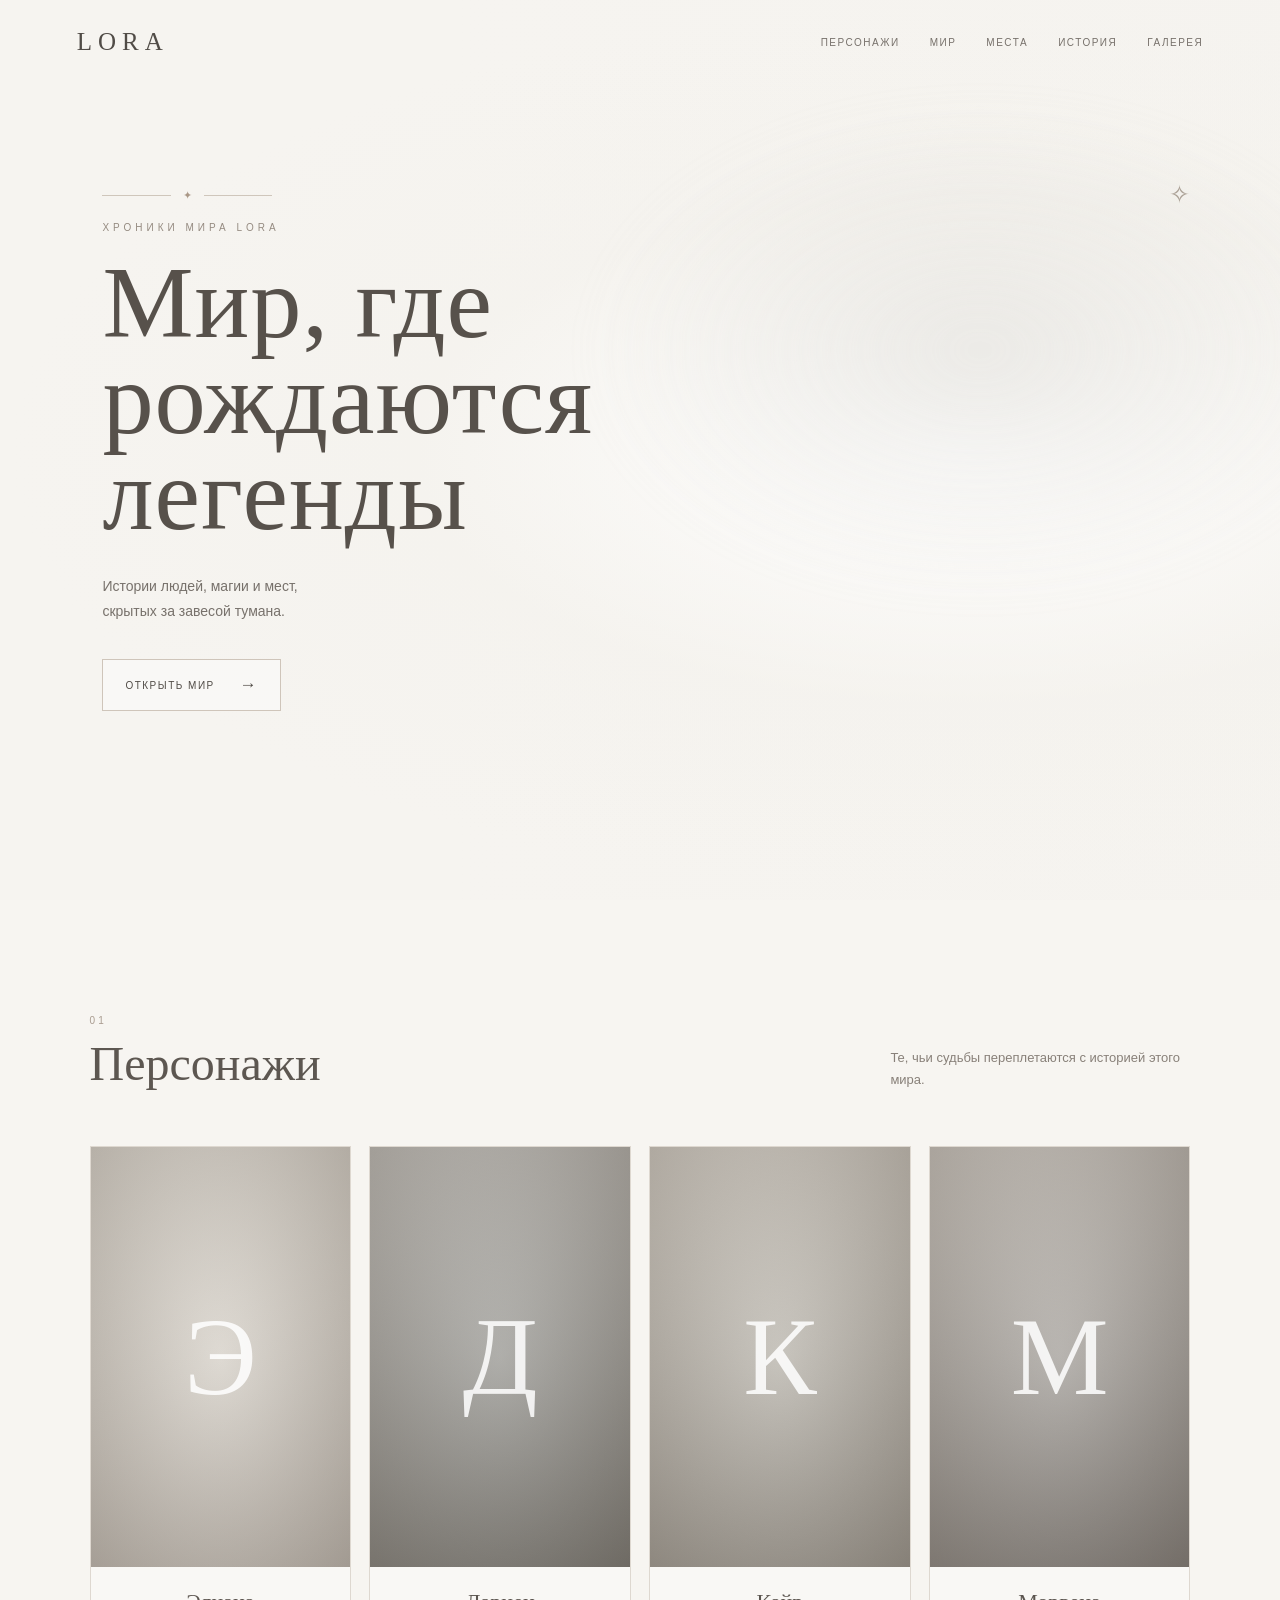
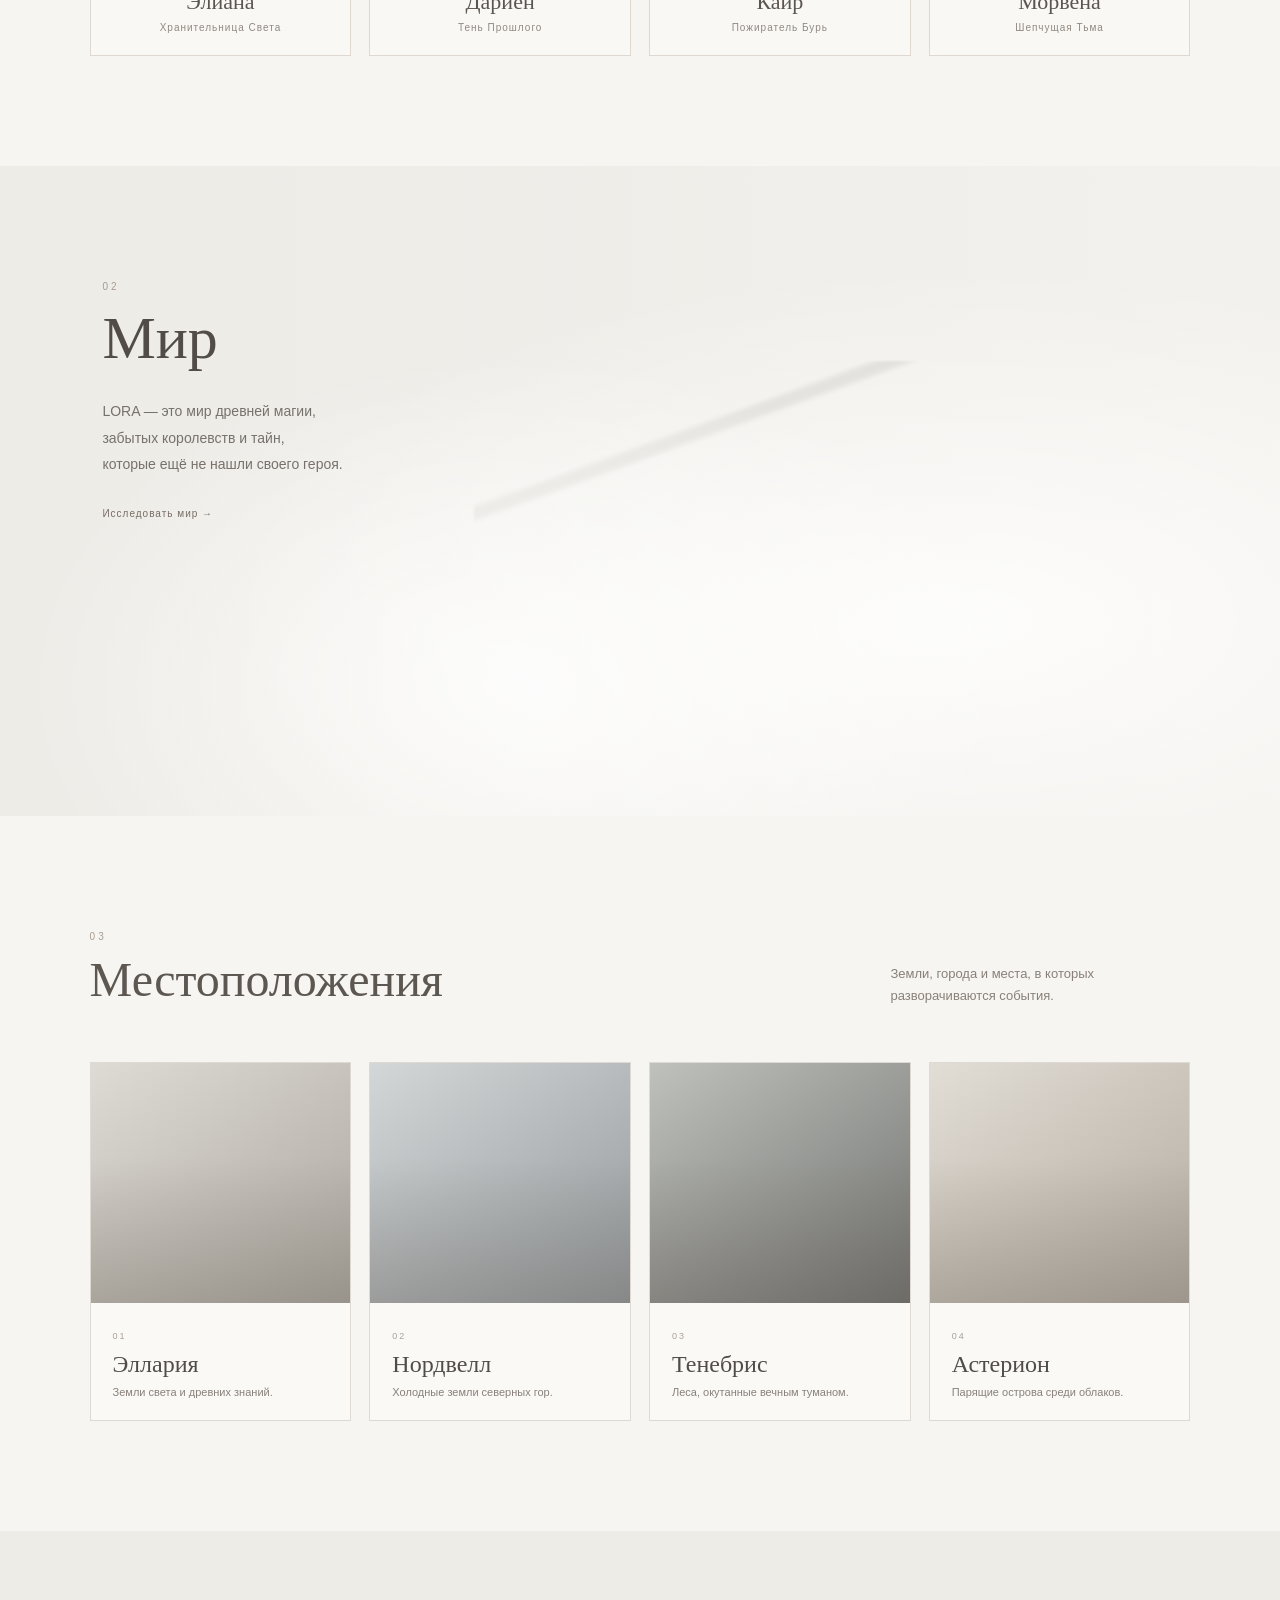
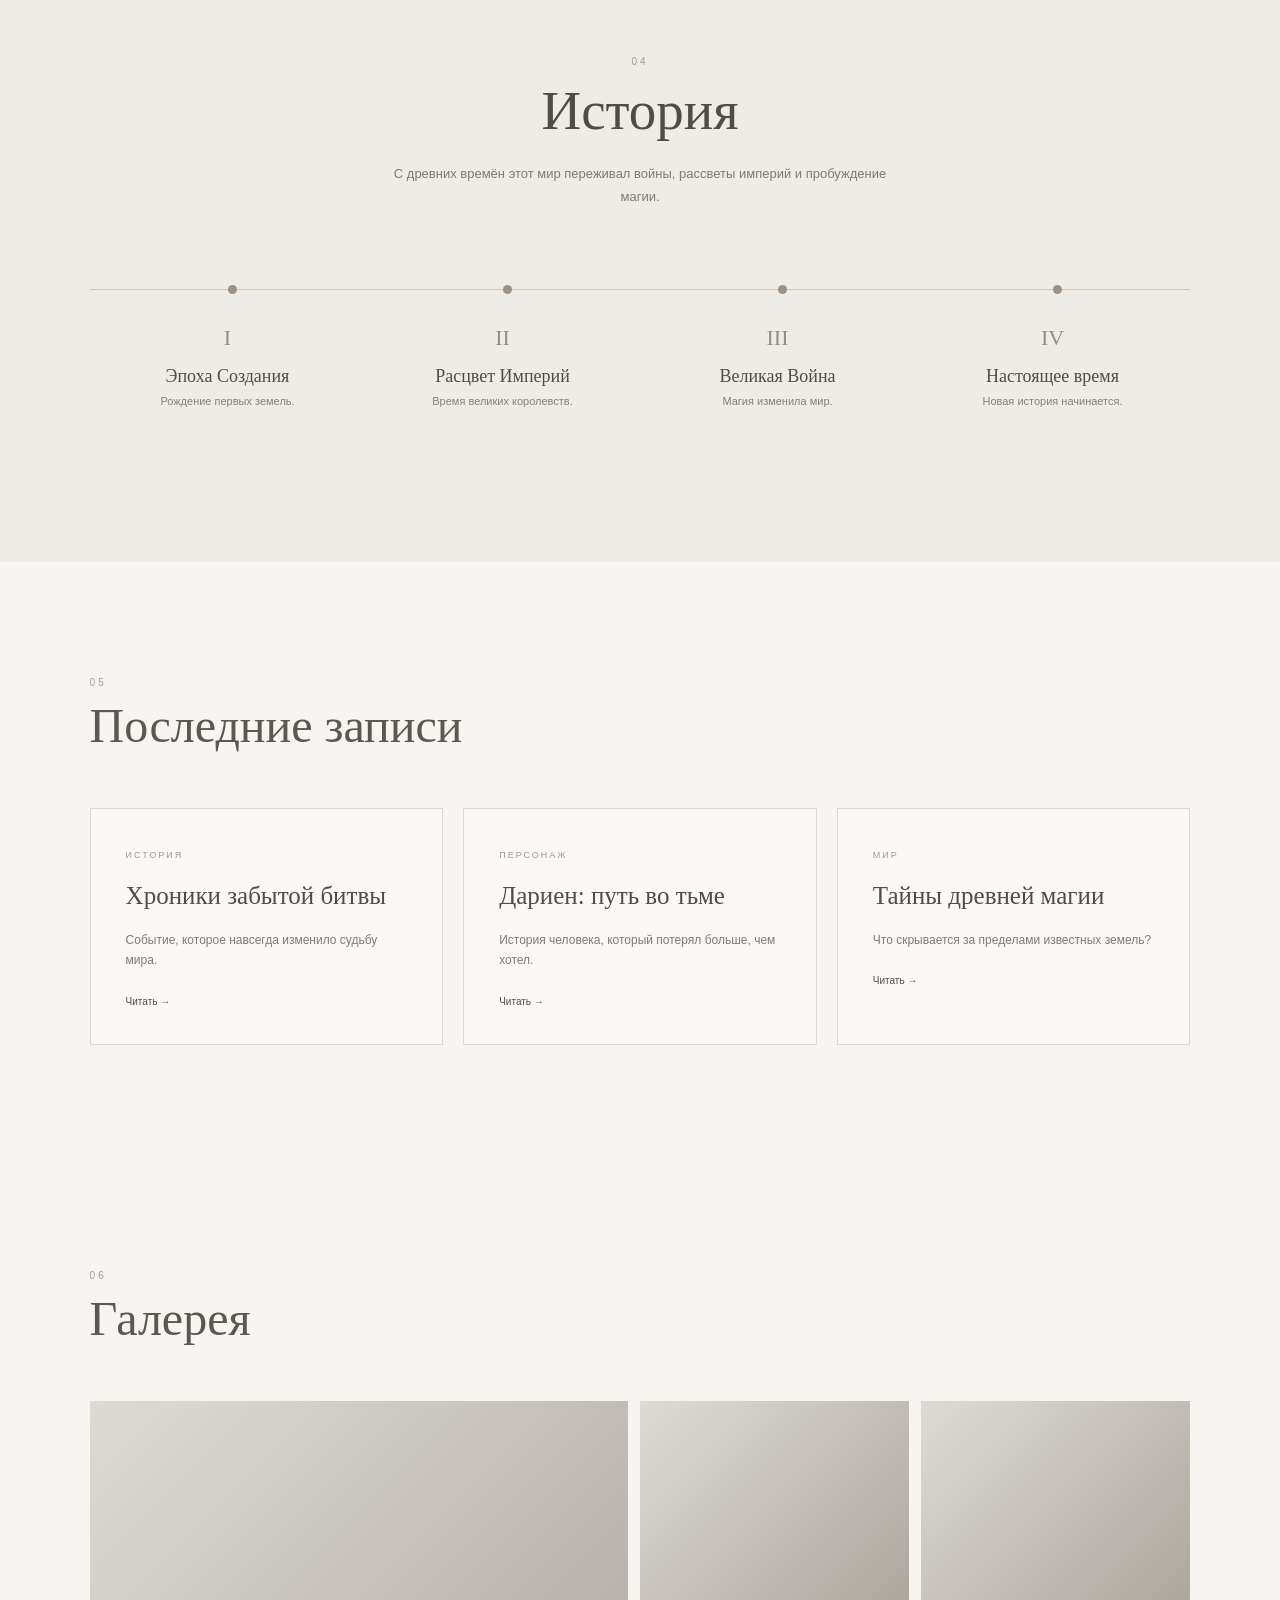
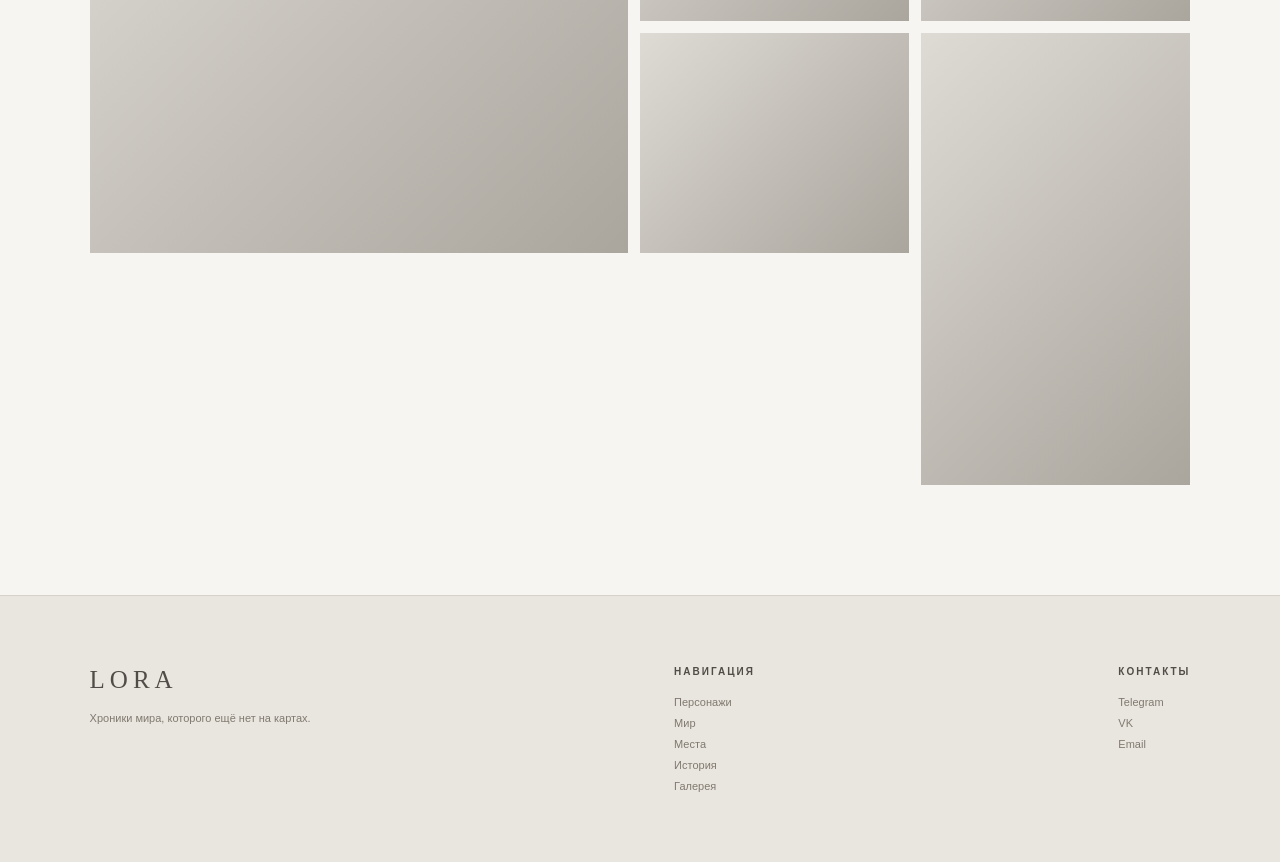
<file: index.html>
<!DOCTYPE html>
<html lang="ru">
<head>
    <meta charset="UTF-8">
    <meta name="viewport" content="width=device-width, initial-scale=1.0">

    <!-- SEO & Open Graph -->
    <title>LORA — Хроники мира</title>
    <meta name="description" content="LORA — мир древней магии, забытых королевств и тайн. Погрузитесь в истории персонажей и мест.">
    <meta property="og:title" content="LORA — Хроники мира">
    <meta property="og:description" content="Мир, где рождаются легенды. Исследуйте персонажей, локации и историю.">
    <meta property="og:type" content="website">
    <meta property="og:url" content="https://ваш-username.github.io/ваш-репозиторий/">
    <meta name="theme-color" content="#f5f3ef">

    <!-- Шрифты (опционально, но улучшит внешний вид) -->
    <link rel="preconnect" href="https://fonts.googleapis.com">
    <link rel="preconnect" href="https://fonts.gstatic.com" crossorigin>
    <link href="https://fonts.googleapis.com/css2?family=Playfair+Display:ital,wght@0,400;0,600;1,400&family=Inter:wght@300;400;500&display=swap" rel="stylesheet">

    <link rel="stylesheet" href="style.css">
</head>

<body>

    <header class="header" role="banner">
        <a href="index.html" class="logo" aria-label="На главную">LORA</a>

        <nav class="navigation" role="navigation" aria-label="Основное меню">
            <a href="#characters">Персонажи</a>
            <a href="#world">Мир</a>
            <a href="#locations">Места</a>
            <a href="#history">История</a>
            <a href="#gallery">Галерея</a>
        </nav>
    </header>

    <main>

        <!-- HERO -->
        <section class="hero" aria-labelledby="hero-title">
            <div class="mist mist-1" aria-hidden="true"></div>
            <div class="mist mist-2" aria-hidden="true"></div>

            <div class="hero-content">
                <div class="decorative-line" aria-hidden="true">
                    <span></span>
                    <i>✦</i>
                    <span></span>
                </div>

                <p class="eyebrow">ХРОНИКИ МИРА LORA</p>

                <h1 id="hero-title">
                    Мир, где<br>
                    рождаются<br>
                    легенды
                </h1>

                <p class="hero-description">
                    Истории людей, магии и мест,<br>
                    скрытых за завесой тумана.
                </p>

                <a href="#characters" class="main-button">
                    Открыть мир
                    <span aria-hidden="true">→</span>
                </a>
            </div>

            <div class="hero-symbol" aria-hidden="true">✧</div>
        </section>

        <!-- ПЕРСОНАЖИ -->
        <section class="section characters-section" id="characters" aria-labelledby="characters-heading">
            <div class="section-heading">
                <div>
                    <span class="section-number">01</span>
                    <h2 id="characters-heading">Персонажи</h2>
                </div>
                <p>Те, чьи судьбы переплетаются с историей этого мира.</p>
            </div>

            <div class="characters-grid">
                <a href="character.html?id=eliana" class="character-card">
                    <div class="character-image eliana" aria-hidden="true">
                        <span>Э</span>
                    </div>
                    <div class="character-info">
                        <h3>Элиана</h3>
                        <p>Хранительница Света</p>
                    </div>
                </a>

                <a href="character.html?id=darien" class="character-card">
                    <div class="character-image darien" aria-hidden="true">
                        <span>Д</span>
                    </div>
                    <div class="character-info">
                        <h3>Дариен</h3>
                        <p>Тень Прошлого</p>
                    </div>
                </a>

                <a href="character.html?id=kair" class="character-card">
                    <div class="character-image kair" aria-hidden="true">
                        <span>К</span>
                    </div>
                    <div class="character-info">
                        <h3>Кайр</h3>
                        <p>Пожиратель Бурь</p>
                    </div>
                </a>

                <a href="character.html?id=morvena" class="character-card">
                    <div class="character-image morvena" aria-hidden="true">
                        <span>М</span>
                    </div>
                    <div class="character-info">
                        <h3>Морвена</h3>
                        <p>Шепчущая Тьма</p>
                    </div>
                </a>
            </div>
        </section>

        <!-- МИР -->
        <section class="world-section" id="world" aria-labelledby="world-heading">
            <div class="world-content">
                <span class="section-number">02</span>
                <h2 id="world-heading">Мир</h2>
                <p>
                    LORA — это мир древней магии,<br>
                    забытых королевств и тайн,<br>
                    которые ещё не нашли своего героя.
                </p>
                <a href="#locations" class="text-button">Исследовать мир →</a>
            </div>

            <div class="world-landscape" aria-hidden="true">
                <div class="castle"></div>
                <div class="fog"></div>
            </div>
        </section>

        <!-- МЕСТОПОЛОЖЕНИЯ -->
        <section class="section locations-section" id="locations" aria-labelledby="locations-heading">
            <div class="section-heading">
                <div>
                    <span class="section-number">03</span>
                    <h2 id="locations-heading">Местоположения</h2>
                </div>
                <p>Земли, города и места, в которых разворачиваются события.</p>
            </div>

            <div class="locations-grid">
                <article class="location-card">
                    <div class="location-picture location-1" aria-hidden="true"></div>
                    <div>
                        <span>01</span>
                        <h3>Эллария</h3>
                        <p>Земли света и древних знаний.</p>
                    </div>
                </article>

                <article class="location-card">
                    <div class="location-picture location-2" aria-hidden="true"></div>
                    <div>
                        <span>02</span>
                        <h3>Нордвелл</h3>
                        <p>Холодные земли северных гор.</p>
                    </div>
                </article>

                <article class="location-card">
                    <div class="location-picture location-3" aria-hidden="true"></div>
                    <div>
                        <span>03</span>
                        <h3>Тенебрис</h3>
                        <p>Леса, окутанные вечным туманом.</p>
                    </div>
                </article>

                <article class="location-card">
                    <div class="location-picture location-4" aria-hidden="true"></div>
                    <div>
                        <span>04</span>
                        <h3>Астерион</h3>
                        <p>Парящие острова среди облаков.</p>
                    </div>
                </article>
            </div>
        </section>

        <!-- ИСТОРИЯ -->
        <section class="history-section" id="history" aria-labelledby="history-heading">
            <div class="history-inner">
                <span class="section-number">04</span>
                <h2 id="history-heading">История</h2>
                <p>
                    С древних времён этот мир переживал войны, рассветы империй и пробуждение магии.
                </p>

                <div class="timeline">
                    <div class="timeline-item">
                        <span>I</span>
                        <h3>Эпоха Создания</h3>
                        <p>Рождение первых земель.</p>
                    </div>
                    <div class="timeline-item">
                        <span>II</span>
                        <h3>Расцвет Империй</h3>
                        <p>Время великих королевств.</p>
                    </div>
                    <div class="timeline-item">
                        <span>III</span>
                        <h3>Великая Война</h3>
                        <p>Магия изменила мир.</p>
                    </div>
                    <div class="timeline-item">
                        <span>IV</span>
                        <h3>Настоящее время</h3>
                        <p>Новая история начинается.</p>
                    </div>
                </div>
            </div>
        </section>

        <!-- ПОСЛЕДНИЕ ЗАПИСИ -->
        <section class="section articles-section" aria-labelledby="articles-heading">
            <div class="section-heading">
                <div>
                    <span class="section-number">05</span>
                    <h2 id="articles-heading">Последние записи</h2>
                </div>
            </div>

            <div class="articles-grid">
                <article>
                    <span>ИСТОРИЯ</span>
                    <h3>Хроники забытой битвы</h3>
                    <p>Событие, которое навсегда изменило судьбу мира.</p>
                    <a href="#">Читать →</a>
                </article>
                <article>
                    <span>ПЕРСОНАЖ</span>
                    <h3>Дариен: путь во тьме</h3>
                    <p>История человека, который потерял больше, чем хотел.</p>
                    <a href="#">Читать →</a>
                </article>
                <article>
                    <span>МИР</span>
                    <h3>Тайны древней магии</h3>
                    <p>Что скрывается за пределами известных земель?</p>
                    <a href="#">Читать →</a>
                </article>
            </div>
        </section>

        <!-- ГАЛЕРЕЯ -->
        <section class="section gallery-section" id="gallery" aria-labelledby="gallery-heading">
            <div class="section-heading">
                <div>
                    <span class="section-number">06</span>
                    <h2 id="gallery-heading">Галерея</h2>
                </div>
            </div>

            <div class="gallery-grid">
                <div class="gallery-item large" aria-label="Изображение 1"></div>
                <div class="gallery-item" aria-label="Изображение 2"></div>
                <div class="gallery-item" aria-label="Изображение 3"></div>
                <div class="gallery-item" aria-label="Изображение 4"></div>
                <div class="gallery-item large" aria-label="Изображение 5"></div>
            </div>
        </section>

    </main>

    <footer class="footer" role="contentinfo">
        <div>
            <div class="footer-logo">LORA</div>
            <p>Хроники мира, которого ещё нет на картах.</p>
        </div>

        <div class="footer-column">
            <h4>Навигация</h4>
            <a href="#characters">Персонажи</a>
            <a href="#world">Мир</a>
            <a href="#locations">Места</a>
            <a href="#history">История</a>
            <a href="#gallery">Галерея</a>
        </div>

        <div class="footer-column">
            <h4>Контакты</h4>
            <a href="#">Telegram</a>
            <a href="#">VK</a>
            <a href="#">Email</a>
        </div>
    </footer>

    <script src="script.js"></script>
</body>
</html>
</file>
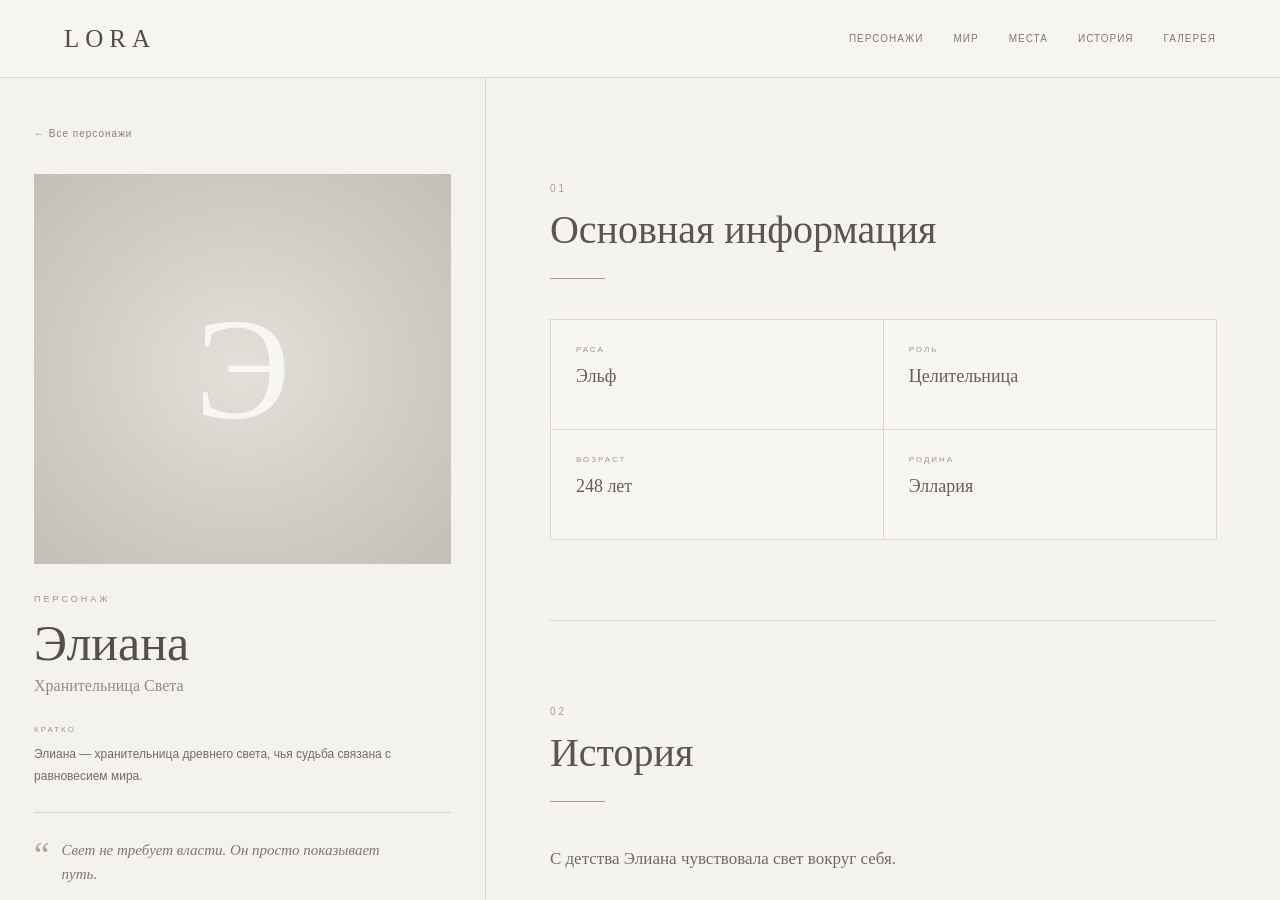
<file: character.html>
<!DOCTYPE html>
<html lang="ru">
<head>
    <meta charset="UTF-8">
    <meta name="viewport" content="width=device-width, initial-scale=1.0">

    <!-- SEO & Open Graph -->
    <title>LORA — Персонаж</title>
    <meta name="description" content="Подробная информация о персонаже мира LORA. История, способности, связи и галерея.">
    <meta property="og:title" content="LORA — Персонаж">
    <meta property="og:description" content="Погрузитесь в историю персонажа мира LORA.">
    <meta property="og:type" content="website">
    <meta property="og:url" content="https://ваш-username.github.io/ваш-репозиторий/character.html">
    <meta name="theme-color" content="#f5f3ef">

    <!-- Подключаем шрифты (опционально) -->
    <link rel="preconnect" href="https://fonts.googleapis.com">
    <link rel="preconnect" href="https://fonts.gstatic.com" crossorigin>
    <link href="https://fonts.googleapis.com/css2?family=Playfair+Display:ital,wght@0,400;0,600;1,400&family=Inter:wght@300;400;500&display=swap" rel="stylesheet">

    <link rel="stylesheet" href="style.css">
</head>

<body class="character-page">

    <!-- Верхнее меню -->
    <header class="character-header" role="banner">
        <a href="index.html" class="logo" aria-label="На главную">LORA</a>

        <nav role="navigation" aria-label="Основное меню">
            <a href="index.html#characters">Персонажи</a>
            <a href="index.html#world">Мир</a>
            <a href="index.html#locations">Места</a>
            <a href="index.html#history">История</a>
            <a href="index.html#gallery">Галерея</a>
        </nav>
    </header>

    <!-- ОСНОВНАЯ ОБЛАСТЬ -->
    <main class="character-layout">

        <!-- =========================
             ЛЕВАЯ ФИКСИРОВАННАЯ ЧАСТЬ
        ========================== -->
        <aside class="character-sidebar" aria-label="Профиль персонажа">
            <a href="index.html#characters" class="back-link">← Все персонажи</a>

            <div class="character-profile">
                <div class="character-portrait">
                    <div class="portrait-placeholder">Э</div>
                </div>

                <div class="character-name">
                    <span class="eyebrow">ПЕРСОНАЖ</span>
                    <h1 id="character-name">Элиана</h1>
                    <h2 id="character-title">Хранительница Света</h2>
                </div>

                <div class="short-description">
                    <div class="small-title">КРАТКО</div>
                    <p id="character-description">
                        Элиана — хранительница древнего света, чья судьба связана с равновесием мира.
                    </p>
                </div>

                <div class="profile-line"></div>

                <div class="profile-quote">
                    <span aria-hidden="true">“</span>
                    <p id="character-quote">Свет не требует власти. Он просто показывает путь.</p>
                </div>
            </div>
        </aside>

        <!-- =========================
             ПРАВАЯ ПРОКРУЧИВАЕМАЯ ЧАСТЬ
        ========================== -->
        <section class="character-scroll">
            <div class="character-content">

                <!-- ВВОДНЫЙ БЛОК -->
                <section class="lore-block intro-block" aria-labelledby="info-heading">
                    <span class="section-number">01</span>
                    <h2 id="info-heading">Основная информация</h2>
                    <div class="gold-line"></div>

                    <div class="character-stats">
                        <div>
                            <span>Раса</span>
                            <strong id="character-race">Эльф</strong>
                        </div>
                        <div>
                            <span>Роль</span>
                            <strong id="character-role">Целительница</strong>
                        </div>
                        <div>
                            <span>Возраст</span>
                            <strong id="character-age">248 лет</strong>
                        </div>
                        <div>
                            <span>Родина</span>
                            <strong id="character-homeland">Эллария</strong>
                        </div>
                    </div>
                </section>

                <!-- ИСТОРИЯ -->
                <section class="lore-block" aria-labelledby="story-heading">
                    <span class="section-number">02</span>
                    <h2 id="story-heading">История</h2>
                    <div class="gold-line"></div>
                    <div class="story-text" id="character-story">
                        <p>С детства Элиана чувствовала свет вокруг себя.</p>
                        <p>Обучаясь в Храме Света, она узнала о своей миссии — защищать мир от надвигающейся тьмы.</p>
                        <p>Но с каждым годом она всё больше понимает, что свет и тьма неразделимы.</p>
                    </div>
                </section>

                <!-- СПОСОБНОСТИ -->
                <section class="lore-block" aria-labelledby="abilities-heading">
                    <span class="section-number">03</span>
                    <h2 id="abilities-heading">Способности</h2>
                    <div class="gold-line"></div>
                    <div class="abilities" id="abilities">
                        <!-- заполняется через JS -->
                    </div>
                </section>

                <!-- ХАРАКТЕР -->
                <section class="lore-block" aria-labelledby="traits-heading">
                    <span class="section-number">04</span>
                    <h2 id="traits-heading">Характер</h2>
                    <div class="gold-line"></div>

                    <div class="character-traits">
                        <div class="trait">
                            <span>01</span>
                            <strong>Мудрость</strong>
                            <p>Всегда стремится понять ситуацию прежде чем действовать.</p>
                        </div>
                        <div class="trait">
                            <span>02</span>
                            <strong>Сострадание</strong>
                            <p>Не оставляет тех, кому нужна помощь.</p>
                        </div>
                        <div class="trait">
                            <span>03</span>
                            <strong>Решительность</strong>
                            <p>Способна идти против обстоятельств ради цели.</p>
                        </div>
                    </div>
                </section>

                <!-- СВЯЗИ -->
                <section class="lore-block" aria-labelledby="connections-heading">
                    <span class="section-number">05</span>
                    <h2 id="connections-heading">Связи</h2>
                    <div class="gold-line"></div>
                    <div class="connections" id="connections">
                        <!-- заполняется через JS -->
                    </div>
                </section>

                <!-- ГАЛЕРЕЯ -->
                <section class="lore-block gallery-block" aria-labelledby="gallery-heading">
                    <span class="section-number">06</span>
                    <h2 id="gallery-heading">Галерея</h2>
                    <div class="gold-line"></div>

                    <div class="character-gallery">
                        <div class="gallery-photo" aria-label="Изображение 1">01</div>
                        <div class="gallery-photo" aria-label="Изображение 2">02</div>
                        <div class="gallery-photo" aria-label="Изображение 3">03</div>
                    </div>
                </section>

                <!-- КОНЕЦ -->
                <div class="character-end">
                    <span aria-hidden="true">✦</span>
                    <p>Конец записи</p>
                </div>

            </div>
        </section>

    </main>

    <script src="script.js"></script>
</body>
</html>
</file>
<file: style.css>
/* =========================================
   RESET
========================================= */

* {
    margin: 0;
    padding: 0;
    box-sizing: border-box;
}

html {
    scroll-behavior: smooth;
}

body {
    background: #f5f3ef;
    color: #514c47;
    font-family: Georgia, "Times New Roman", serif;
}

a {
    color: inherit;
    text-decoration: none;
}

button {
    font-family: inherit;
}

/* =========================================
   HEADER
========================================= */

.header {
    position: absolute;
    top: 0;
    left: 0;
    width: 100%;
    padding: 28px 6%;
    display: flex;
    justify-content: space-between;
    align-items: center;
    z-index: 20;
}

.logo {
    font-size: 25px;
    letter-spacing: 6px;
}

.navigation {
    display: flex;
    gap: 30px;
}

.navigation a {
    font-family: Arial, sans-serif;
    font-size: 10px;
    letter-spacing: 1.5px;
    text-transform: uppercase;
    color: #77716b;
    transition: 0.3s;
}

.navigation a:hover {
    color: #a68f77;
}

/* =========================================
   HERO
========================================= */

.hero {
    min-height: 100vh;
    position: relative;
    overflow: hidden;
    display: flex;
    align-items: center;
    padding: 120px 8%;
    background:
        radial-gradient(ellipse at 75% 50%, rgba(255, 255, 255, 0.95), rgba(244, 242, 237, 0.5) 40%, transparent 70%),
        linear-gradient(90deg, #f6f4f0 0%, #f6f4f0 35%, rgba(246, 244, 240, 0.7) 60%, rgba(246, 244, 240, 0.2) 100%);
}

.hero::before {
    content: "";
    position: absolute;
    width: 800px;
    height: 500px;
    right: -100px;
    top: 100px;
    background: radial-gradient(ellipse, rgba(215, 213, 207, 0.55), transparent 70%);
    filter: blur(25px);
    opacity: 0.8;
}

.hero-content {
    position: relative;
    max-width: 560px;
    z-index: 3;
}

.decorative-line {
    display: flex;
    align-items: center;
    gap: 12px;
    width: 170px;
    margin-bottom: 20px;
}

.decorative-line span {
    flex: 1;
    height: 1px;
    background: #cfc6bb;
}

.decorative-line i {
    color: #aa9887;
    font-style: normal;
    font-size: 11px;
}

.eyebrow {
    margin-bottom: 22px;
    font-family: Arial, sans-serif;
    font-size: 10px;
    letter-spacing: 4px;
    color: #958b81;
}

.hero h1 {
    margin-bottom: 30px;
    color: #57514b;
    font-size: clamp(58px, 8vw, 105px);
    font-weight: 400;
    line-height: 0.94;
    letter-spacing: 1px;
}

.hero-description {
    max-width: 370px;
    margin-bottom: 35px;
    font-family: Arial, sans-serif;
    font-size: 14px;
    line-height: 1.8;
    color: #77716b;
}

.main-button {
    display: inline-flex;
    align-items: center;
    gap: 25px;
    padding: 15px 22px;
    border: 1px solid #cfc5ba;
    background: rgba(255, 255, 255, 0.35);
    font-family: Arial, sans-serif;
    font-size: 10px;
    letter-spacing: 1.5px;
    text-transform: uppercase;
    transition: 0.3s;
}

.main-button:hover {
    background: rgba(255, 255, 255, 0.8);
    transform: translateY(-2px);
}

.main-button span {
    font-size: 17px;
}

.hero-symbol {
    position: absolute;
    right: 7%;
    top: 20%;
    font-size: 25px;
    color: #aaa095;
}

/* =========================================
   COMMON SECTIONS
========================================= */

.section {
    padding: 110px 7%;
    background: #f7f5f1;
}

.section-heading {
    display: flex;
    justify-content: space-between;
    align-items: end;
    margin-bottom: 55px;
}

.section-heading h2 {
    margin-top: 8px;
    font-size: 48px;
    font-weight: 400;
    color: #5d5751;
}

.section-heading p {
    max-width: 300px;
    font-family: Arial, sans-serif;
    font-size: 13px;
    line-height: 1.7;
    color: #888079;
}

.section-number {
    font-family: Arial, sans-serif;
    font-size: 10px;
    letter-spacing: 3px;
    color: #a99c90;
}

/* =========================================
   CHARACTERS
========================================= */

.characters-grid {
    display: grid;
    grid-template-columns: repeat(4, 1fr);
    gap: 18px;
}

.character-card {
    border: 1px solid #ded8d0;
    background: #f9f8f5;
    transition: 0.4s;
    overflow: hidden;
}

.character-card:hover {
    transform: translateY(-8px);
    box-shadow: 0 20px 50px rgba(80, 70, 60, 0.08);
}

.character-image {
    height: 420px;
    display: flex;
    align-items: center;
    justify-content: center;
    position: relative;
    overflow: hidden;
}

.character-image::before {
    content: "";
    position: absolute;
    inset: 0;
    background: radial-gradient(ellipse at center, rgba(255, 255, 255, 0.15), rgba(90, 80, 70, 0.35));
}

.character-image span {
    position: relative;
    font-size: 110px;
    color: rgba(255, 255, 255, 0.85);
    font-weight: 300;
}

.eliana {
    background: linear-gradient(160deg, #e8e4dc, #c8c2ba);
}

.darien {
    background: linear-gradient(160deg, #c9c8c4, #797873);
}

.kair {
    background: linear-gradient(160deg, #ddd9d1, #9e9a92);
}

.morvena {
    background: linear-gradient(160deg, #d5d1cb, #817d79);
}

.character-info {
    padding: 22px;
    text-align: center;
}

.character-info h3 {
    margin-bottom: 7px;
    font-size: 22px;
    font-weight: 400;
    color: #5b554f;
}

.character-info p {
    font-family: Arial, sans-serif;
    font-size: 10px;
    color: #918980;
    letter-spacing: 1px;
}

/* =========================================
   WORLD
========================================= */

.world-section {
    min-height: 650px;
    position: relative;
    overflow: hidden;
    padding: 110px 8%;
    background: linear-gradient(90deg, #eeece7 0%, rgba(238, 236, 231, 0.9) 35%, rgba(238, 236, 231, 0.25) 100%);
}

.world-content {
    position: relative;
    z-index: 5;
    max-width: 420px;
}

.world-content h2 {
    margin: 10px 0 25px;
    font-size: 60px;
    font-weight: 400;
}

.world-content p {
    font-family: Arial, sans-serif;
    font-size: 14px;
    line-height: 1.9;
    color: #77716b;
}

.text-button {
    display: inline-block;
    margin-top: 30px;
    font-family: Arial, sans-serif;
    font-size: 10px;
    letter-spacing: 1px;
    color: #776e65;
}

.world-landscape {
    position: absolute;
    inset: 0;
    overflow: hidden;
}

.castle {
    position: absolute;
    right: 8%;
    bottom: 0;
    width: 55%;
    height: 70%;
    opacity: 0.3;
    background: linear-gradient(160deg, transparent 20%, #aaa69e 21%, #aaa69e 22%, transparent 23%);
    filter: blur(1px);
}

.fog {
    position: absolute;
    inset: 0;
    background:
        radial-gradient(ellipse at 75% 70%, rgba(255, 255, 255, 0.85), transparent 55%),
        radial-gradient(ellipse at 40% 80%, rgba(255, 255, 255, 0.8), transparent 45%);
}

/* =========================================
   LOCATIONS
========================================= */

.locations-grid {
    display: grid;
    grid-template-columns: repeat(4, 1fr);
    gap: 18px;
}

.location-card {
    border: 1px solid #ded9d2;
    background: #faf9f6;
}

.location-picture {
    height: 240px;
    background-size: cover;
    position: relative;
}

.location-picture::after {
    content: "";
    position: absolute;
    inset: 0;
    background: linear-gradient(transparent 40%, rgba(100, 90, 80, 0.25));
}

.location-1 {
    background: linear-gradient(145deg, #dedbd5, #aaa69e);
}

.location-2 {
    background: linear-gradient(145deg, #d3d7d8, #92979a);
}

.location-3 {
    background: linear-gradient(145deg, #bfc1bd, #70716e);
}

.location-4 {
    background: linear-gradient(145deg, #e2ddd5, #b1aaa0);
}

.location-card > div:last-child {
    padding: 22px;
}

.location-card span {
    font-family: Arial, sans-serif;
    font-size: 9px;
    color: #aaa096;
    letter-spacing: 2px;
}

.location-card h3 {
    margin: 8px 0;
    font-size: 24px;
    font-weight: 400;
}

.location-card p {
    font-family: Arial, sans-serif;
    font-size: 11px;
    color: #888079;
}

/* =========================================
   HISTORY
========================================= */

.history-section {
    padding: 120px 7%;
    background: #eeece7;
}

.history-inner {
    max-width: 1100px;
    margin: auto;
    text-align: center;
}

.history-inner h2 {
    margin: 10px 0 20px;
    font-size: 55px;
    font-weight: 400;
}

.history-inner > p {
    max-width: 500px;
    margin: 0 auto;
    font-family: Arial, sans-serif;
    font-size: 13px;
    line-height: 1.8;
    color: #817a72;
}

.timeline {
    display: grid;
    grid-template-columns: repeat(4, 1fr);
    margin-top: 80px;
    border-top: 1px solid #cfc7be;
}

.timeline-item {
    position: relative;
    padding: 35px 20px;
}

.timeline-item::before {
    content: "";
    position: absolute;
    top: -5px;
    left: 50%;
    width: 9px;
    height: 9px;
    border-radius: 50%;
    background: #9d9184;
}

.timeline-item span {
    font-size: 22px;
    color: #9b8d7e;
}

.timeline-item h3 {
    margin: 15px 0 8px;
    font-size: 18px;
    font-weight: 400;
}

.timeline-item p {
    font-family: Arial, sans-serif;
    font-size: 11px;
    color: #888079;
}

/* =========================================
   ARTICLES
========================================= */

.articles-grid {
    display: grid;
    grid-template-columns: repeat(3, 1fr);
    gap: 20px;
}

.articles-grid article {
    padding: 35px;
    border: 1px solid #ddd7cf;
    background: #faf9f6;
}

.articles-grid span {
    font-family: Arial, sans-serif;
    font-size: 9px;
    letter-spacing: 2px;
    color: #a3988d;
}

.articles-grid h3 {
    margin: 20px 0;
    font-size: 25px;
    font-weight: 400;
}

.articles-grid p {
    font-family: Arial, sans-serif;
    font-size: 12px;
    line-height: 1.7;
    color: #817a73;
}

.articles-grid a {
    display: inline-block;
    margin-top: 25px;
    font-family: Arial, sans-serif;
    font-size: 10px;
}

/* =========================================
   GALLERY
========================================= */

.gallery-grid {
    display: grid;
    grid-template-columns: 2fr 1fr 1fr;
    grid-auto-rows: 220px;
    gap: 12px;
}

.gallery-item {
    background: linear-gradient(135deg, #dedbd5, #aaa59d);
    transition: 0.4s;
}

.gallery-item:hover {
    filter: brightness(0.9);
    transform: scale(0.99);
}

.gallery-item.large {
    grid-row: span 2;
}

/* =========================================
   FOOTER
========================================= */

.footer {
    padding: 70px 7%;
    display: flex;
    justify-content: space-between;
    gap: 80px;
    background: #e9e6df;
    border-top: 1px solid #d7d1c9;
}

.footer-logo {
    margin-bottom: 15px;
    font-size: 25px;
    letter-spacing: 5px;
}

.footer p {
    max-width: 250px;
    font-family: Arial, sans-serif;
    font-size: 11px;
    line-height: 1.7;
    color: #817970;
}

.footer-column {
    display: flex;
    flex-direction: column;
    gap: 9px;
}

.footer-column h4 {
    margin-bottom: 10px;
    font-family: Arial, sans-serif;
    font-size: 10px;
    letter-spacing: 2px;
    text-transform: uppercase;
}

.footer-column a {
    font-family: Arial, sans-serif;
    font-size: 11px;
    color: #817970;
}

/* =========================================
   CHARACTER PAGE — ОБЩИЕ СТИЛИ
========================================= */

.character-page {
    height: 100vh;
    overflow: hidden;
    background: #f5f3ef;
}

/* HEADER (для страницы персонажа) */

.character-header {
    position: fixed;
    top: 0;
    left: 0;
    width: 100%;
    height: 78px;
    padding: 0 5%;
    display: flex;
    align-items: center;
    justify-content: space-between;
    background: rgba(247, 245, 241, 0.88);
    backdrop-filter: blur(12px);
    border-bottom: 1px solid #ded8d0;
    z-index: 100;
}

.character-header nav {
    display: flex;
    gap: 30px;
}

.character-header nav a {
    font-family: Arial, sans-serif;
    font-size: 10px;
    letter-spacing: 1px;
    color: #817970;
    text-transform: uppercase;
    transition: 0.3s;
}

.character-header nav a:hover {
    color: #9d8875;
}

/* =========================================
   TWO COLUMN LAYOUT
========================================= */

.character-layout {
    display: grid;
    grid-template-columns: minmax(360px, 38%) 1fr;
    height: 100vh;
    padding-top: 78px;
}

/* =========================================
   LEFT SIDEBAR
========================================= */

.character-sidebar {
    position: relative;
    height: calc(100vh - 78px);
    padding: 45px 7% 45px;
    border-right: 1px solid #ddd7cf;
    background: #f4f2ed;
    overflow: hidden;
}

.back-link {
    display: inline-block;
    margin-bottom: 35px;
    font-family: Arial, sans-serif;
    font-size: 10px;
    letter-spacing: 1px;
    color: #888078;
}

.character-profile {
    max-width: 450px;
    margin: auto;
}

/* PORTRAIT */

.character-portrait {
    width: 100%;
    height: 390px;
    margin-bottom: 30px;
    overflow: hidden;
    background: radial-gradient(ellipse at center, #e3e0da 0%, #c3beb6 100%);
    position: relative;
}

.portrait-placeholder {
    position: absolute;
    inset: 0;
    display: flex;
    justify-content: center;
    align-items: center;
    font-size: 145px;
    font-weight: 300;
    color: rgba(255, 255, 255, 0.75);
}

/* NAME */

.character-name .eyebrow {
    display: block;
    margin-bottom: 10px;
    font-family: Arial, sans-serif;
    font-size: 9px;
    letter-spacing: 3px;
    color: #a09488;
}

.character-name h1 {
    margin-bottom: 5px;
    font-size: 50px;
    font-weight: 400;
    color: #554f49;
}

.character-name h2 {
    font-size: 16px;
    font-weight: 400;
    color: #958b81;
}

/* SHORT DESCRIPTION */

.short-description {
    margin-top: 30px;
    max-width: 390px;
}

.small-title {
    margin-bottom: 10px;
    font-family: Arial, sans-serif;
    font-size: 8px;
    letter-spacing: 2px;
    color: #a2968b;
}

.short-description p {
    font-family: Arial, sans-serif;
    font-size: 12px;
    line-height: 1.8;
    color: #746d66;
}

/* LINE */

.profile-line {
    width: 100%;
    height: 1px;
    margin: 25px 0;
    background: #d9d2ca;
}

/* QUOTE */

.profile-quote {
    display: flex;
    gap: 12px;
}

.profile-quote span {
    font-size: 35px;
    line-height: 1;
    color: #b4a392;
}

.profile-quote p {
    max-width: 330px;
    font-size: 15px;
    font-style: italic;
    line-height: 1.6;
    color: #817970;
}

/* =========================================
   RIGHT SCROLL
========================================= */

.character-scroll {
    height: calc(100vh - 78px);
    overflow-y: auto;
    overflow-x: hidden;
    scrollbar-width: thin;
    scrollbar-color: #c7bdb1 transparent;
}

.character-scroll::-webkit-scrollbar {
    width: 6px;
}

.character-scroll::-webkit-scrollbar-track {
    background: transparent;
}

.character-scroll::-webkit-scrollbar-thumb {
    background: #c7bdb1;
    border-radius: 10px;
}

/* CONTENT */

.character-content {
    max-width: 900px;
    margin: auto;
    padding: 80px 8% 120px;
}

/* =========================================
   LORE BLOCKS
========================================= */

.lore-block {
    padding: 80px 0;
    border-bottom: 1px solid #ddd7cf;
}

.lore-block:first-child {
    padding-top: 20px;
}

.lore-block:last-of-type {
    border-bottom: 0;
}

.lore-block h2 {
    margin-top: 10px;
    font-size: 40px;
    font-weight: 400;
    color: #5b554f;
}

.gold-line {
    width: 55px;
    height: 1px;
    margin: 25px 0 40px;
    background: #ad9985;
}

/* =========================================
   STATS (на странице персонажа)
========================================= */

.character-stats {
    display: grid;
    grid-template-columns: repeat(2, 1fr);
    border-top: 1px solid #ddd7cf;
    border-left: 1px solid #ddd7cf;
}

.character-stats div {
    min-height: 110px;
    padding: 25px;
    border-right: 1px solid #ddd7cf;
    border-bottom: 1px solid #ddd7cf;
    background: rgba(255, 255, 255, 0.22);
}

.character-stats span {
    display: block;
    margin-bottom: 12px;
    font-family: Arial, sans-serif;
    font-size: 8px;
    letter-spacing: 2px;
    text-transform: uppercase;
    color: #a0968c;
}

.character-stats strong {
    font-size: 18px;
    font-weight: 400;
    color: #665f58;
}

/* =========================================
   STORY
========================================= */

.story-text {
    max-width: 700px;
}

.story-text p {
    margin-bottom: 25px;
    font-size: 17px;
    line-height: 2;
    color: #716a63;
}

/* =========================================
   ABILITIES
========================================= */

.abilities {
    display: flex;
    flex-direction: column;
    gap: 0;
}

.ability {
    display: grid;
    grid-template-columns: 70px 1fr;
    gap: 25px;
    padding: 30px 0;
    border-bottom: 1px solid #e0dad3;
}

.ability:first-child {
    border-top: 1px solid #e0dad3;
}

.ability-icon {
    width: 55px;
    height: 55px;
    display: flex;
    align-items: center;
    justify-content: center;
    border: 1px solid #d2c7bc;
    color: #9d8976;
    font-size: 20px;
}

.ability h3 {
    margin-bottom: 8px;
    font-size: 19px;
    font-weight: 400;
    color: #5f5851;
}

.ability p {
    max-width: 600px;
    font-family: Arial, sans-serif;
    font-size: 11px;
    line-height: 1.7;
    color: #827a72;
}

/* =========================================
   CHARACTER TRAITS
========================================= */

.character-traits {
    display: grid;
    grid-template-columns: repeat(3, 1fr);
    gap: 20px;
}

.trait {
    padding: 25px;
    background: rgba(255, 255, 255, 0.3);
    border: 1px solid #ddd7cf;
}

.trait span {
    font-family: Arial, sans-serif;
    font-size: 9px;
    color: #a29487;
}

.trait strong {
    display: block;
    margin: 18px 0 10px;
    font-size: 18px;
    font-weight: 400;
}

.trait p {
    font-family: Arial, sans-serif;
    font-size: 11px;
    line-height: 1.7;
    color: #827a72;
}

/* =========================================
   CONNECTIONS
========================================= */

.connections {
    display: flex;
    flex-direction: column;
}

.connection {
    display: flex;
    align-items: center;
    gap: 20px;
    padding: 22px 0;
    border-bottom: 1px solid #ddd7cf;
}

.connection-avatar {
    width: 60px;
    height: 60px;
    flex-shrink: 0;
    display: flex;
    align-items: center;
    justify-content: center;
    border-radius: 50%;
    background: #ddd8d0;
    color: #81776d;
    font-size: 22px;
}

.connection h3 {
    margin-bottom: 5px;
    font-size: 18px;
    font-weight: 400;
}

.connection p {
    font-family: Arial, sans-serif;
    font-size: 11px;
    line-height: 1.6;
    color: #817970;
}

/* =========================================
   GALLERY (на странице персонажа)
========================================= */

.character-gallery {
    display: grid;
    grid-template-columns: 2fr 1fr 1fr;
    grid-auto-rows: 220px;
    gap: 12px;
}

.gallery-photo {
    display: flex;
    align-items: end;
    padding: 20px;
    background: linear-gradient(145deg, #dedad3, #aaa39a);
    color: rgba(255, 255, 255, 0.8);
    font-family: Arial, sans-serif;
    font-size: 11px;
    transition: 0.3s;
}

.gallery-photo:hover {
    filter: brightness(0.92);
}

.gallery-photo:first-child {
    grid-row: span 2;
}

/* =========================================
   END (на странице персонажа)
========================================= */

.character-end {
    padding: 60px 0 20px;
    text-align: center;
    color: #aaa095;
}

.character-end span {
    font-size: 20px;
}

.character-end p {
    margin-top: 12px;
    font-family: Arial, sans-serif;
    font-size: 9px;
    letter-spacing: 2px;
    text-transform: uppercase;
}

/* =========================================
   MEDIA QUERIES (исправлены)
========================================= */

@media (max-width: 900px) {
    .navigation {
        display: none;
    }

    .section {
        padding: 75px 6%;
    }

    .section-heading {
        display: block;
    }

    .section-heading p {
        margin-top: 20px;
    }

    .characters-grid,
    .locations-grid {
        grid-template-columns: repeat(2, 1fr);
    }

    .articles-grid {
        grid-template-columns: 1fr;
    }

    .world-section {
        min-height: 550px;
    }

    .timeline {
        grid-template-columns: repeat(2, 1fr);
    }

    .character-hero {
        grid-template-columns: 1fr;
        padding-top: 150px;
    }

    .character-hero-image {
        height: 450px;
    }

    .character-stats {
        grid-template-columns: repeat(2, 1fr);
    }

    .abilities-grid {
        grid-template-columns: 1fr;
    }

    .character-gallery {
        grid-template-columns: repeat(2, 1fr);
    }

    .footer {
        flex-direction: column;
    }

    /* Специфичные для страницы персонажа */
    .character-page {
        height: auto;
        overflow: auto;
    }

    .character-header {
        position: relative;
        height: auto;
        padding: 22px 6%;
    }

    .character-header nav {
        display: none;
    }

    .character-layout {
        display: block;
        height: auto;
        padding-top: 0;
    }

    .character-sidebar {
        height: auto;
        min-height: auto;
        padding: 35px 7% 60px;
        border-right: 0;
        border-bottom: 1px solid #ddd7cf;
        overflow: visible;
    }

    .character-scroll {
        height: auto;
        overflow: visible;
    }

    .character-content {
        padding: 50px 7% 80px;
    }

    .character-portrait {
        height: 420px;
    }

    .character-name h1 {
        font-size: 45px;
    }

    .character-traits {
        grid-template-columns: 1fr;
    }

    .character-gallery {
        grid-template-columns: 1fr 1fr;
    }
}

@media (max-width: 600px) {
    .hero {
        padding: 120px 7%;
    }

    .hero h1 {
        font-size: 58px;
    }

    .characters-grid,
    .locations-grid {
        grid-template-columns: 1fr;
    }

    .character-image {
        height: 350px;
    }

    .timeline {
        grid-template-columns: 1fr;
    }

    .gallery-grid {
        grid-template-columns: 1fr 1fr;
        grid-auto-rows: 160px;
    }

    .gallery-item.large {
        grid-row: span 1;
    }

    /* Страница персонажа */
    .character-stats {
        grid-template-columns: 1fr;
    }

    .character-gallery {
        grid-template-columns: 1fr;
    }

    .gallery-photo:first-child {
        grid-row: span 1;
    }

    .ability {
        grid-template-columns: 55px 1fr;
        gap: 15px;
    }

    .character-name h1 {
        font-size: 40px;
    }

    .character-portrait {
        height: 320px;
    }

    .portrait-placeholder {
        font-size: 110px;
    }
}
</file>
